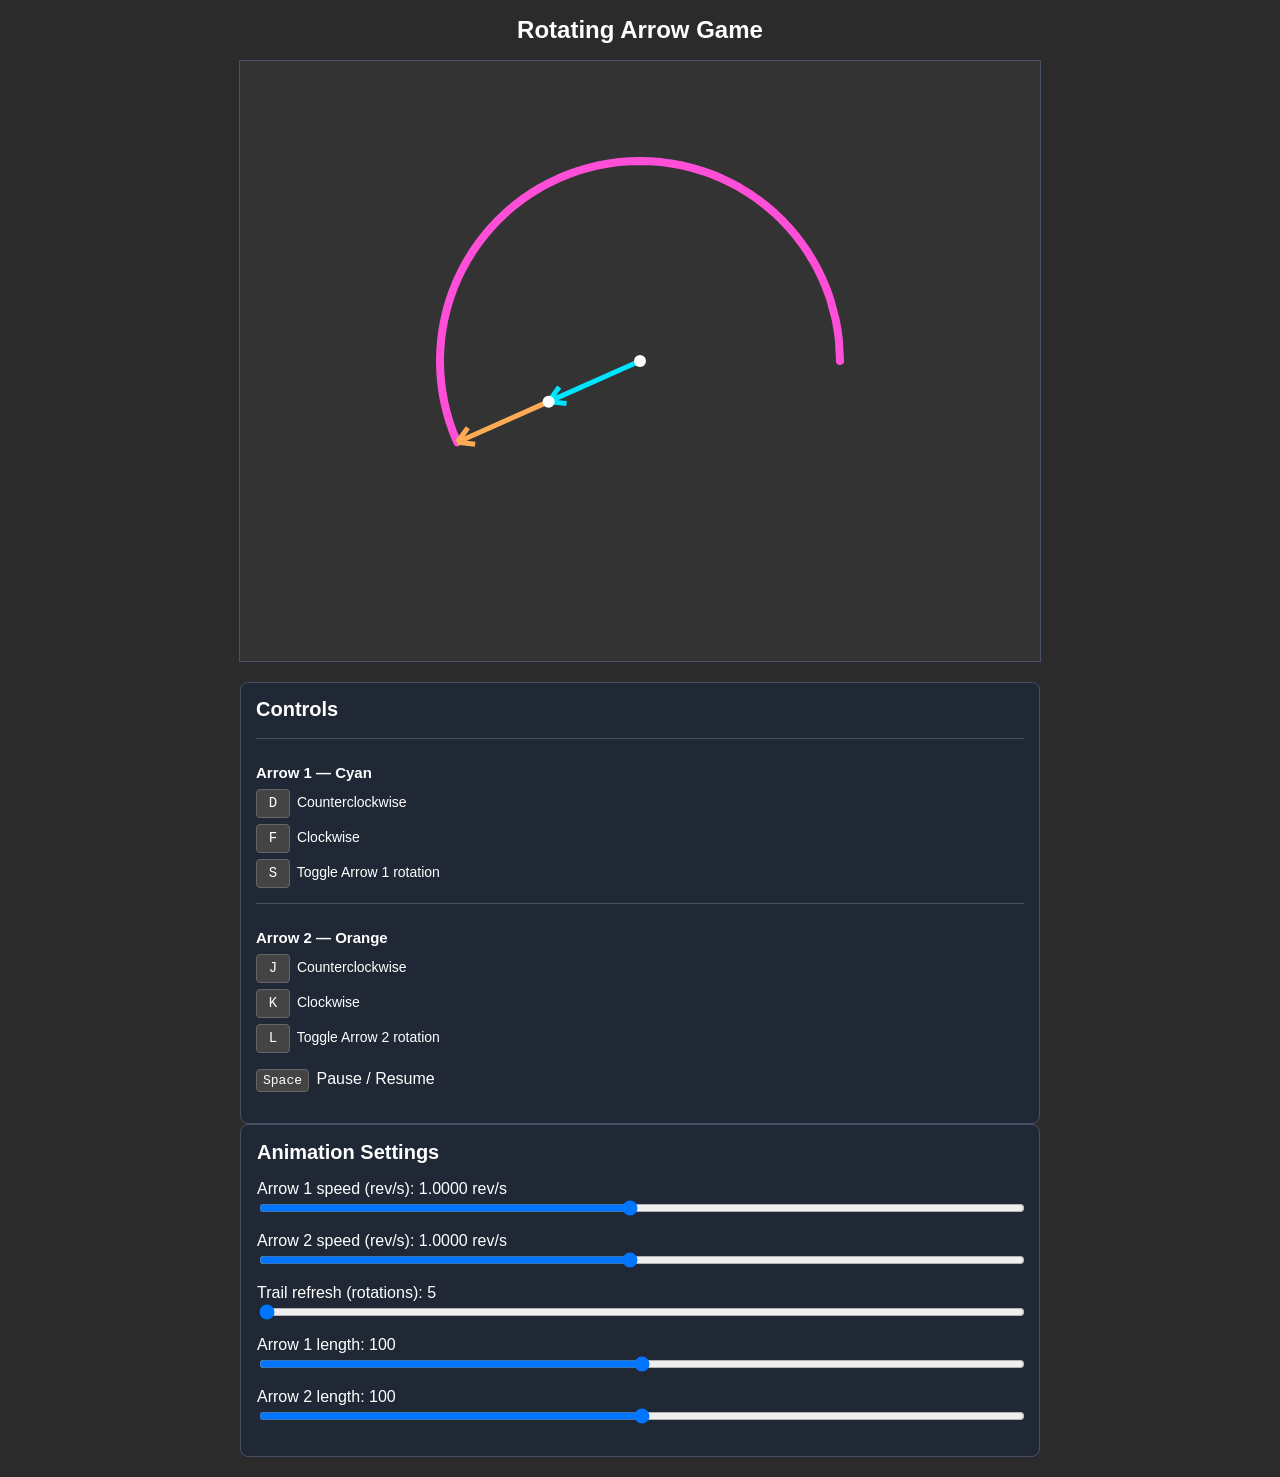
<file: index.html>
<!DOCTYPE html>
<html lang="en">
<head>
    <meta charset="UTF-8">
    <meta name="viewport" content="width=device-width, initial-scale=1.0">
    <title>Pivot Path Painting</title>
    <link rel="stylesheet" href="style.css">
</head>
<body>
    <h1>Rotating Arrow Game</h1>
    <canvas id="gameCanvas" width="800" height="600"></canvas>
    
<div id="controls-layout">
    <div id="keyboardControls">
        <div id="controls">
            <h2>Controls</h2>
            <div class="control-section">
                <h3>Arrow 1 — Cyan</h3>
                <p><kbd>D</kbd> Counterclockwise</p>
                <p><kbd>F</kbd> Clockwise</p>
                <p><kbd>S</kbd> Toggle Arrow 1 rotation</p>
            </div>
            <div class="control-section">
                <h3>Arrow 2 — Orange</h3>
                <p><kbd>J</kbd> Counterclockwise</p>
                <p><kbd>K</kbd> Clockwise</p>
                <p><kbd>L</kbd> Toggle Arrow 2 rotation</p>
            </div>
            <p><kbd>Space</kbd> Pause / Resume</p>
        </div>

    <div id="speedPanel">
        <h2>Animation Settings</h2>
    </div>
</div>
<div id="mobileControls">
    <div class="arrow-controls arrow1-controls">
        <h2>Arrow 1</h2>
        <button id="arrow1CCW">↶ CCW</button>
        <button id="arrow1Stop" class="stop-button">■ STOP</button>
        <button id="arrow1CW">↷ CW</button>
    </div>
    <div class="arrow-controls arrow2-controls">
        <h2>Arrow 2</h2>
        <button id="arrow2CCW">↶ CCW</button>
        <button id="arrow2Stop" class="stop-button">■ STOP</button>
        <button id="arrow2CW">↷ CW</button>
    </div>
</div>

    <script src="script.js"></script>
</body>
</html>
</file>
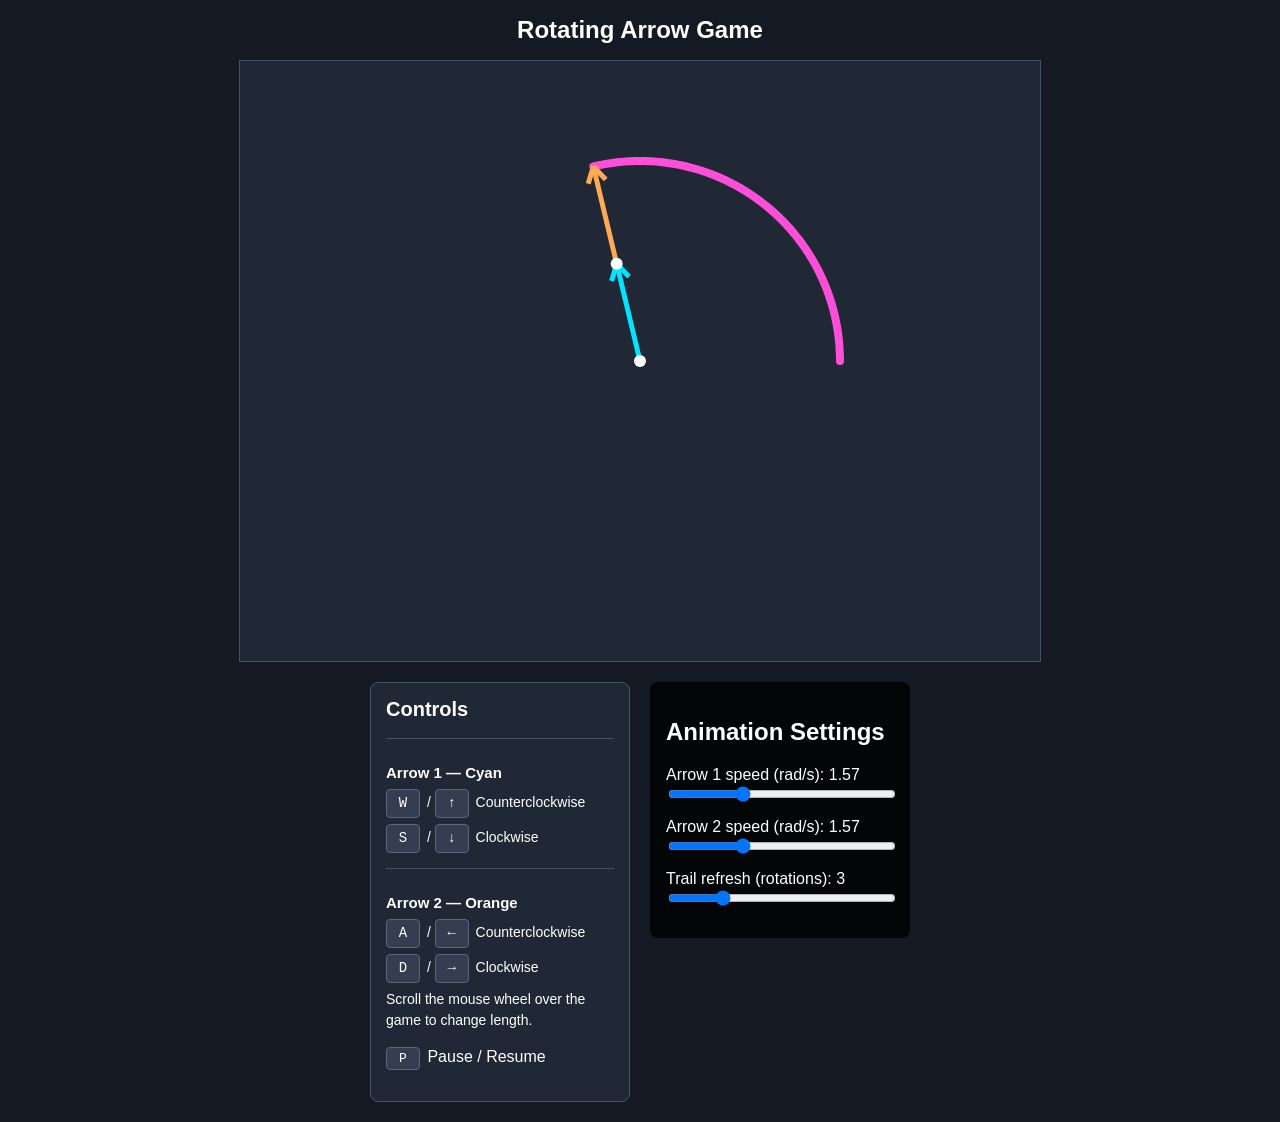
<file: Pivot Path Painting/index.html>
<!DOCTYPE html>
<html lang="en">
<head>
    <meta charset="UTF-8">
    <meta name="viewport" content="width=device-width, initial-scale=1.0">
    <title>Pivot Path Painting</title>
    <link rel="stylesheet" href="style.css">
</head>
<body>
    <h1>Rotating Arrow Game</h1>
    <canvas id="gameCanvas" width="800" height="600"></canvas>

<div id="controls-layout">

    <div id="controls">
        <h2>Controls</h2>

        <div class="control-section">
            <h3>Arrow 1 — Cyan</h3>
            <p><kbd>W</kbd> / <kbd>↑</kbd> Counterclockwise</p>
            <p><kbd>S</kbd> / <kbd>↓</kbd> Clockwise</p>
        </div>

        <div class="control-section">
            <h3>Arrow 2 — Orange</h3>
            <p><kbd>A</kbd> / <kbd>←</kbd> Counterclockwise</p>
            <p><kbd>D</kbd> / <kbd>→</kbd> Clockwise</p>
            <p>Scroll the mouse wheel over the game to change length.</p>
        </div>

        <p><kbd>P</kbd> Pause / Resume</p>
    </div>

    <div id="speedPanel">
        <h2>Animation Settings</h2>
    </div>

</div>


    <script src="script.js"></script>
</body>
</html>
</file>
<file: style.css>
/* Overall page appearance */
body {
    margin: 0;
    min-height: 100vh;
    display: flex;
    flex-direction: column;
    align-items: center;
    justify-content: center;
    background: #2b2b2b;
    color: #ffffff;
    font-family: Arial, sans-serif;
}

h1 {
    font-size: 24px;
    color: #ffffff;
    text-align: center;
}

/* Game canvas */
canvas {
    display: block;
    background: #333333;
    border: 1px solid #465166;
    max-width: 95vw;
    height: auto;
}

/* Desktop controls layout */
#controls-layout {
    display: flex;
    flex-direction: row;
    align-items: flex-start;
    justify-content: center;
    gap: 20px;
    width: min(800px, 95vw);
    margin: 20px auto;
    box-sizing: border-box;
}

/* Keyboard controls panel */
#keyboardControls {
    flex: 1;
    min-width: 0;
}

#controls {
    width: 100%;
    box-sizing: border-box;
    margin: 0;
    padding: 15px;
    background: #202735;
    border: 1px solid #465166;
    border-radius: 8px;
    color: #ffffff;
}

#controls h2 {
    margin-top: 0;
    font-size: 20px;
}

.control-section {
    margin-top: 15px;
    padding-top: 10px;
    border-top: 1px solid #465166;
}

.control-section h3 {
    font-size: 15px;
    margin-bottom: 8px;
}

.control-section p {
    font-size: 14px;
    margin: 6px 0;
    line-height: 1.5;
}

/* Keyboard key styling */
kbd {
    display: inline-block;
    min-width: 20px;
    padding: 3px 6px;
    margin-right: 3px;
    text-align: center;
    background: #444444;
    border: 1px solid #666666;
    border-radius: 4px;
    color: #ffffff;
    font-family: monospace;
}

/* Animation settings panel */
#speedPanel {
    flex: 1;
    min-width: 0;
    width: auto;
    margin: 0;
    padding: 16px;
    background: #202735;
    color: #ffffff;
    font-family: Arial, sans-serif;
    border: 1px solid #465166;
    border-radius: 8px;
    box-sizing: border-box;
}

#speedPanel h2 {
    margin-top: 0;
    font-size: 20px;
}

#speedPanel input[type="range"] {
    display: block;
    width: 100%;
    box-sizing: border-box;
}

.speed-control {
    margin-bottom: 16px;
}

/* Touchscreen rotation controls */
#mobileControls {
    display: flex;
    justify-content: space-between;
    gap: 16px;
    width: min(800px, 95vw);
    box-sizing: border-box;
    margin: 12px auto;
}

.arrow-controls {
    display: flex;
    flex: 1;
    flex-direction: column;
    gap: 10px;
    min-width: 0;
}

.arrow-controls h2 {
    text-align: center;
    font-size: 16px;
    margin: 4px 0;
}

.arrow1-controls h2 {
    color: #00e5ff;
}

.arrow2-controls h2 {
    color: #ffaa55;
}

.arrow-controls button {
    width: 100%;
    min-height: 56px;
    padding: 10px 4px;
    border: 1px solid #59677e;
    border-radius: 12px;
    background: #343e50;
    color: #ffffff;
    font-size: 16px;
    font-weight: bold;
    touch-action: manipulation;
    -webkit-tap-highlight-color: transparent;
}

.arrow1-controls button:active {
    background: #007f91;
}

.arrow2-controls button:active {
    background: #96602e;
}

.arrow-controls .stop-button {
    background: #a63c48;
    border-color: #d85c69;
}

.arrow-controls .stop-button:active {
    background: #762a33;
}

/* Hide touch controls by default.
   JavaScript displays them on touch-oriented devices. */
#mobileControls {
    display: none;
}

/* Smaller screens */
@media (max-width: 650px) {
    body {
        justify-content: flex-start;
        padding: 8px 0;
    }

    h1 {
        font-size: 20px;
        margin: 8px 0;
    }

    #gameCanvas {
        width: 96vw;
        max-width: 96vw;
        height: auto;
    }

    #controls-layout {
        flex-direction: column;
        width: 96vw;
        margin: 10px auto;
        gap: 12px;
    }

    #keyboardControls,
    #controls,
    #speedPanel {
        width: 100%;
        box-sizing: border-box;
    }

    #mobileControls {
        width: 96vw;
        gap: 12px;
        margin: 12px auto;
    }

    .arrow-controls button {
        min-height: 60px;
        font-size: 15px;
    }
}
</file>
<file: Pivot Path Painting/style.css>
body {
    margin: 0;
    min-height: 100vh;
    display: flex;
    flex-direction: column;
    align-items: center;
    justify-content: center;
    background: #151923;
    color: white;
    font-family: Arial, sans-serif;
}

h1 {
    font-size: 24px;
}

canvas {
    background: #202735;
    border: 1px solid #465166;
    max-width: 95vw;
    height: auto;
}

#controls {
    width: min(800px, 95vw);
    box-sizing: border-box;
    margin-top: 15px;
    padding: 15px;
    background: #202735;
    border: 1px solid #465166;
    border-radius: 8px;
}

#controls h2 {
    margin-top: 0;
    font-size: 20px;
}

.control-section {
    margin-top: 15px;
    padding-top: 10px;
    border-top: 1px solid #465166;
}

.control-section h3 {
    font-size: 15px;
    margin-bottom: 8px;
}

.control-section p {
    font-size: 14px;
    margin: 6px 0;
    line-height: 1.5;
}

kbd {
    display: inline-block;
    min-width: 20px;
    padding: 3px 6px;
    margin-right: 3px;
    text-align: center;
    background: #343e50;
    border: 1px solid #59677e;
    border-radius: 4px;
    color: white;
    font-family: monospace;
}

#controls-layout {
    display: flex !important;
    flex-direction: row !important;
    align-items: flex-start;
    gap: 20px;
    margin: 20px;
}

#controls {
    flex: 0 0 260px;
    width: 260px;
    margin: 0;
}

#speedPanel {
    flex: 0 0 260px;
    width: 260px;
    margin: 0;
    padding: 16px;
    background: rgba(0, 0, 0, 0.8);
    color: white;
    font-family: Arial, sans-serif;
    border-radius: 8px;
    box-sizing: border-box;
}

#speedPanel input[type="range"] {
    display: block;
    width: 100%;
}

.speed-control {
    margin-bottom: 16px;
}

@media (max-width: 650px) {
    #controls-layout {
        flex-direction: column !important;
    }
}
</file>
